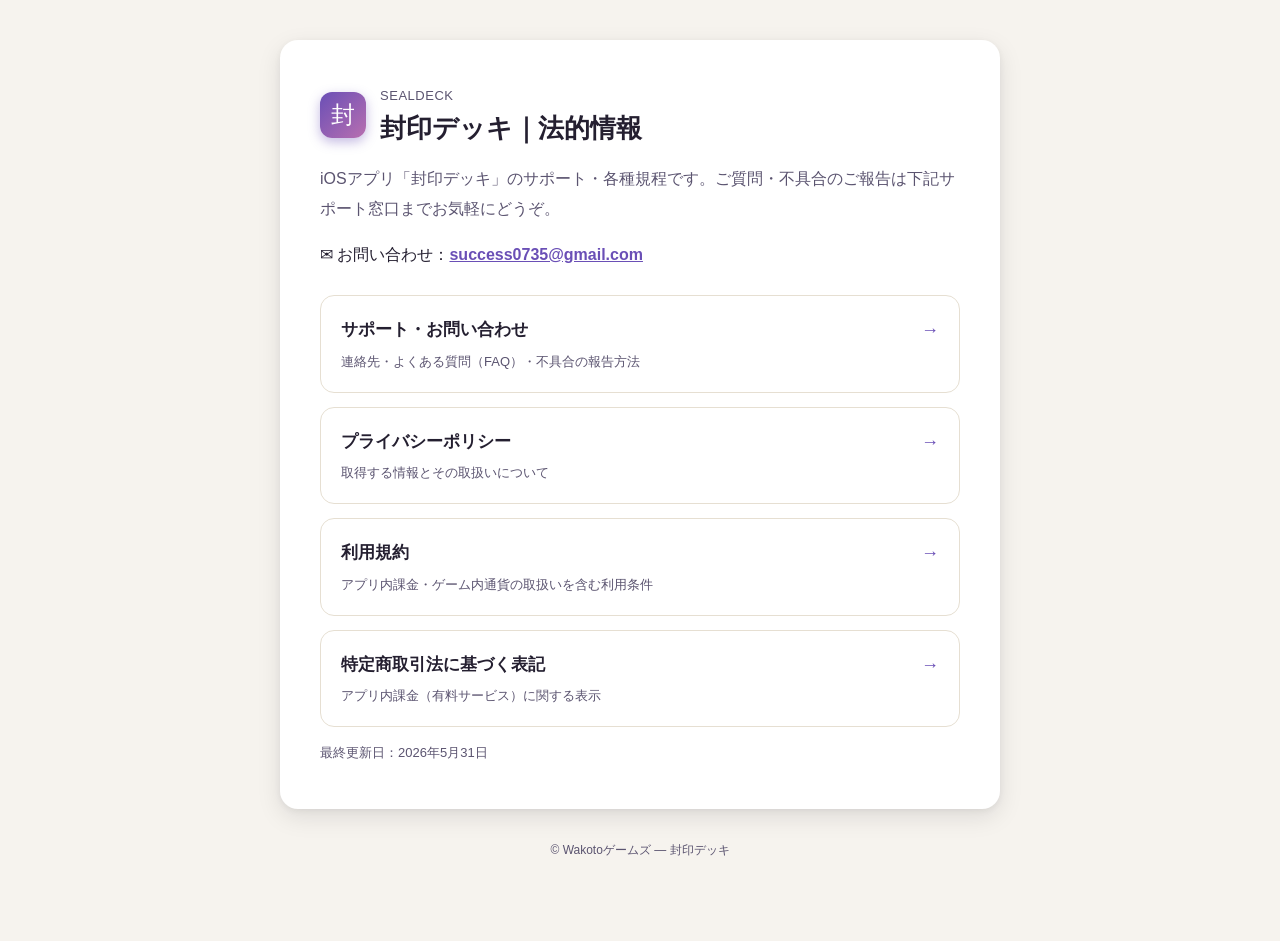
<file: index.html>
<!DOCTYPE html>
<html lang="ja">
<head>
  <meta charset="UTF-8">
  <meta name="viewport" content="width=device-width, initial-scale=1.0">
  <title>法的情報｜封印デッキ</title>
  <meta name="description" content="iOSアプリ「封印デッキ」の法的情報（プライバシーポリシー・利用規約・特定商取引法に基づく表記）。">
  <link rel="stylesheet" href="style.css">
</head>
<body>
  <div class="wrap">
    <div class="paper">
      <div class="hero">
        <div class="hero-mark">封</div>
        <div>
          <div class="app-name">SEALDECK</div>
          <h1>封印デッキ｜法的情報</h1>
        </div>
      </div>
      <p class="lead">iOSアプリ「封印デッキ」のサポート・各種規程です。ご質問・不具合のご報告は下記サポート窓口までお気軽にどうぞ。</p>

      <p style="font-size:16px; margin:10px 0 0;">✉ お問い合わせ：<a href="mailto:success0735@gmail.com?subject=%E5%B0%81%E5%8D%B0%E3%83%87%E3%83%83%E3%82%AD%E3%80%80%E3%81%8A%E5%95%8F%E3%81%84%E5%90%88%E3%82%8F%E3%81%9B"><strong>success0735@gmail.com</strong></a></p>

      <div class="cards">
        <a class="card" href="support.html">
          <span class="arrow">→</span>
          <div class="t">サポート・お問い合わせ</div>
          <div class="d">連絡先・よくある質問（FAQ）・不具合の報告方法</div>
        </a>
        <a class="card" href="privacy.html">
          <span class="arrow">→</span>
          <div class="t">プライバシーポリシー</div>
          <div class="d">取得する情報とその取扱いについて</div>
        </a>
        <a class="card" href="terms.html">
          <span class="arrow">→</span>
          <div class="t">利用規約</div>
          <div class="d">アプリ内課金・ゲーム内通貨の取扱いを含む利用条件</div>
        </a>
        <a class="card" href="tokushoho.html">
          <span class="arrow">→</span>
          <div class="t">特定商取引法に基づく表記</div>
          <div class="d">アプリ内課金（有料サービス）に関する表示</div>
        </a>
      </div>

      <p class="updated">最終更新日：2026年5月31日</p>
    </div>
    <footer>© Wakotoゲームズ — 封印デッキ</footer>
  </div>
</body>
</html>
</file>
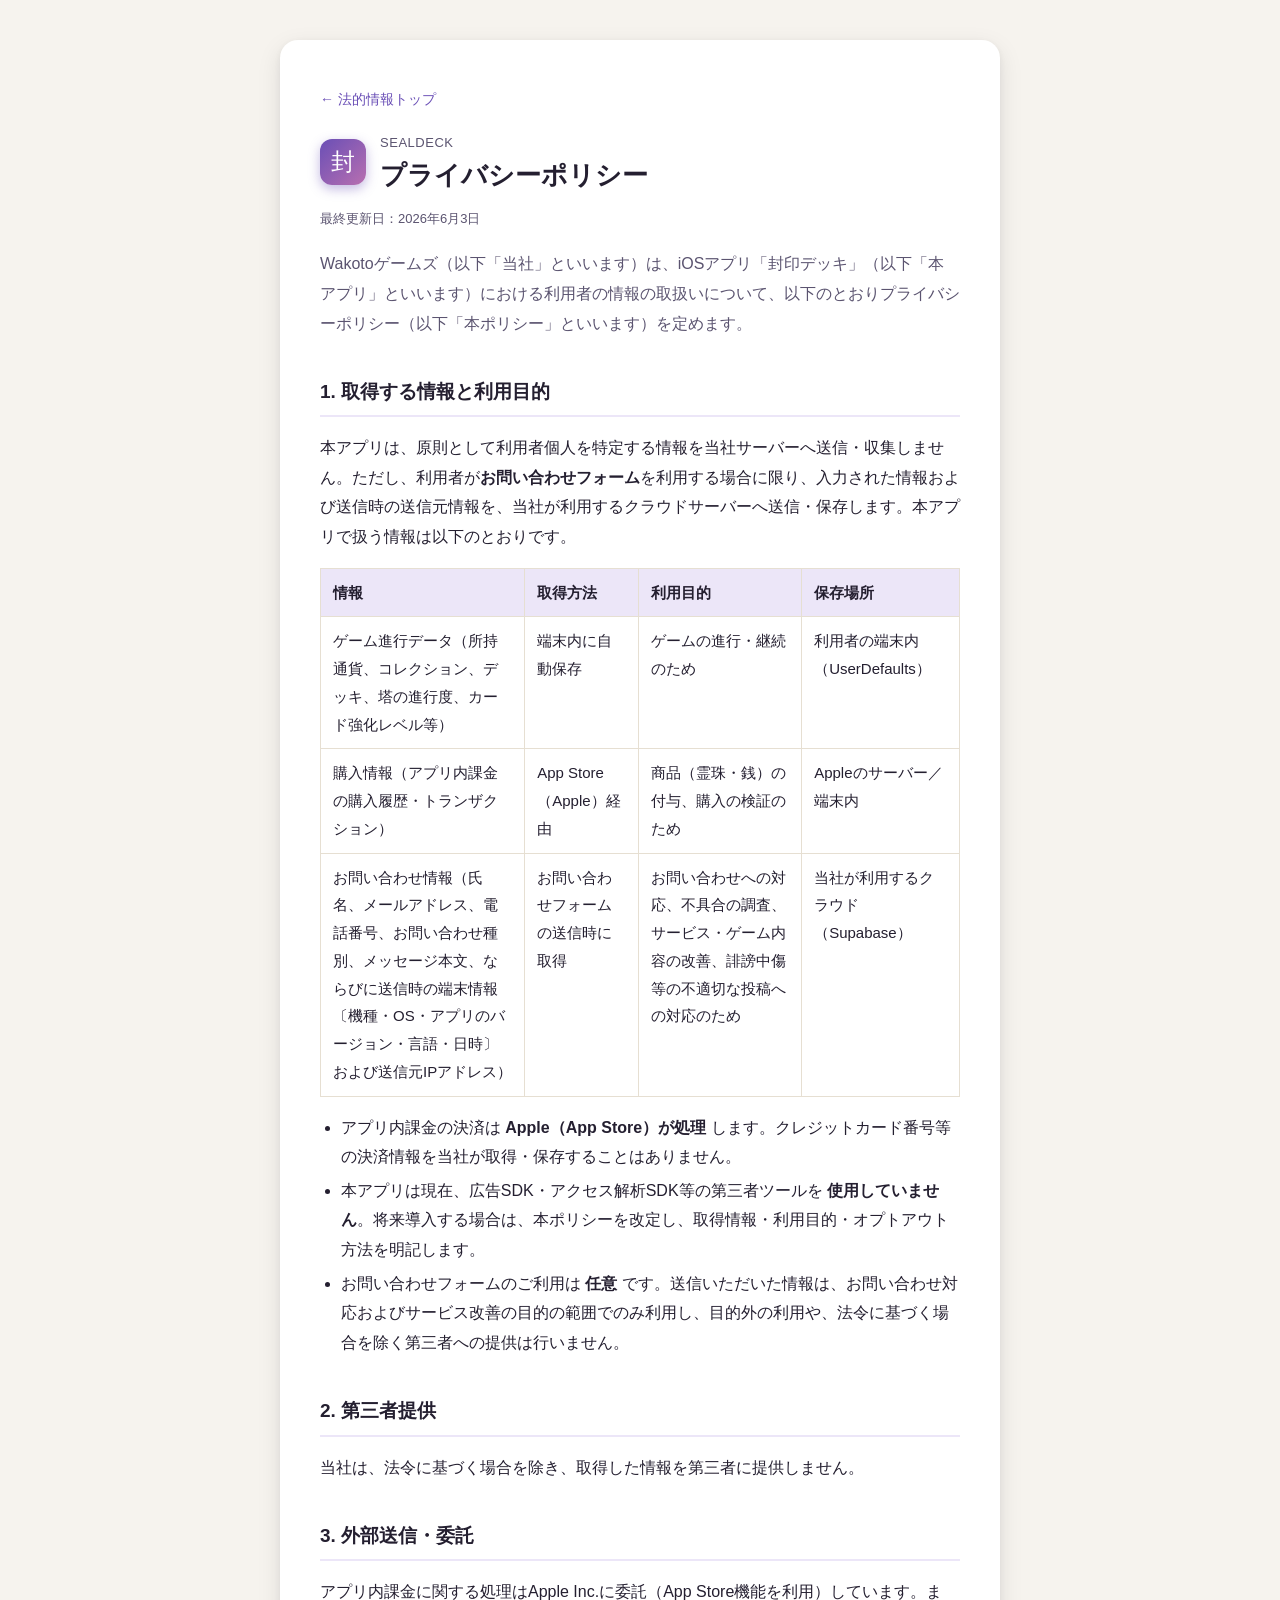
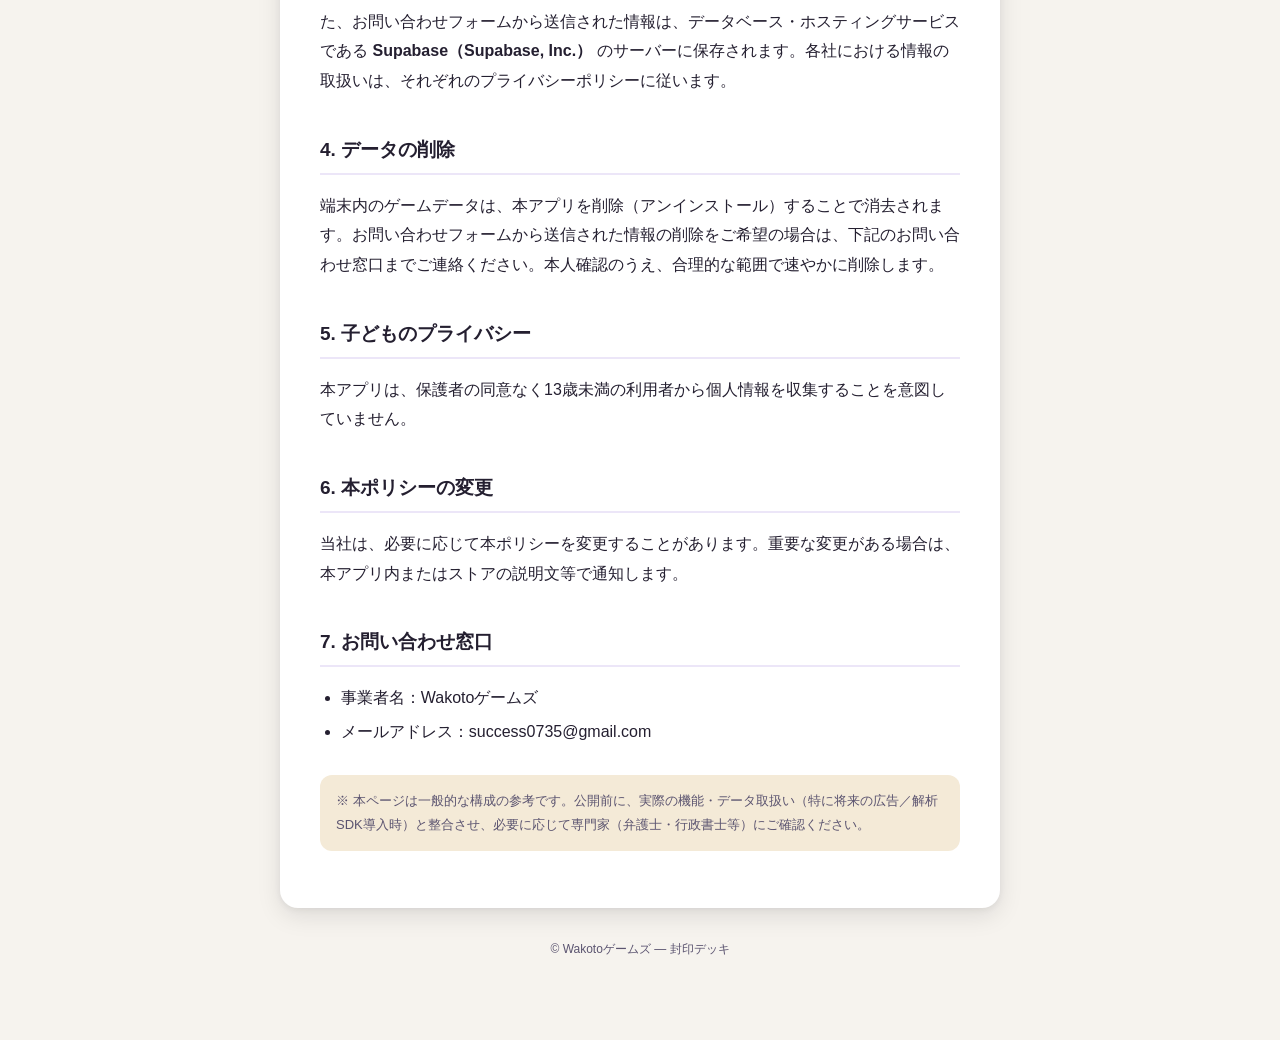
<file: privacy.html>
<!DOCTYPE html>
<html lang="ja">
<head>
  <meta charset="UTF-8">
  <meta name="viewport" content="width=device-width, initial-scale=1.0">
  <title>プライバシーポリシー｜封印デッキ</title>
  <meta name="description" content="iOSアプリ「封印デッキ」のプライバシーポリシー。ゲームデータは端末内に保存され、課金決済はAppleが処理します。">
  <link rel="stylesheet" href="style.css">
</head>
<body>
  <div class="wrap">
    <div class="paper">
      <a class="back" href="index.html">← 法的情報トップ</a>
      <div class="hero">
        <div class="hero-mark">封</div>
        <div>
          <div class="app-name">SEALDECK</div>
          <h1>プライバシーポリシー</h1>
        </div>
      </div>
      <p class="updated">最終更新日：2026年6月3日</p>

      <p class="lead">Wakotoゲームズ（以下「当社」といいます）は、iOSアプリ「封印デッキ」（以下「本アプリ」といいます）における利用者の情報の取扱いについて、以下のとおりプライバシーポリシー（以下「本ポリシー」といいます）を定めます。</p>

      <h2>1. 取得する情報と利用目的</h2>
      <p>本アプリは、原則として利用者個人を特定する情報を当社サーバーへ送信・収集しません。ただし、利用者が<strong>お問い合わせフォーム</strong>を利用する場合に限り、入力された情報および送信時の送信元情報を、当社が利用するクラウドサーバーへ送信・保存します。本アプリで扱う情報は以下のとおりです。</p>
      <table>
        <thead><tr><th>情報</th><th>取得方法</th><th>利用目的</th><th>保存場所</th></tr></thead>
        <tbody>
          <tr><td>ゲーム進行データ（所持通貨、コレクション、デッキ、塔の進行度、カード強化レベル等）</td><td>端末内に自動保存</td><td>ゲームの進行・継続のため</td><td>利用者の端末内（UserDefaults）</td></tr>
          <tr><td>購入情報（アプリ内課金の購入履歴・トランザクション）</td><td>App Store（Apple）経由</td><td>商品（霊珠・銭）の付与、購入の検証のため</td><td>Appleのサーバー／端末内</td></tr>
          <tr><td>お問い合わせ情報（氏名、メールアドレス、電話番号、お問い合わせ種別、メッセージ本文、ならびに送信時の端末情報〔機種・OS・アプリのバージョン・言語・日時〕および送信元IPアドレス）</td><td>お問い合わせフォームの送信時に取得</td><td>お問い合わせへの対応、不具合の調査、サービス・ゲーム内容の改善、誹謗中傷等の不適切な投稿への対応のため</td><td>当社が利用するクラウド（Supabase）</td></tr>
        </tbody>
      </table>
      <ul>
        <li>アプリ内課金の決済は <strong>Apple（App Store）が処理</strong> します。クレジットカード番号等の決済情報を当社が取得・保存することはありません。</li>
        <li>本アプリは現在、広告SDK・アクセス解析SDK等の第三者ツールを <strong>使用していません</strong>。将来導入する場合は、本ポリシーを改定し、取得情報・利用目的・オプトアウト方法を明記します。</li>
        <li>お問い合わせフォームのご利用は <strong>任意</strong> です。送信いただいた情報は、お問い合わせ対応およびサービス改善の目的の範囲でのみ利用し、目的外の利用や、法令に基づく場合を除く第三者への提供は行いません。</li>
      </ul>

      <h2>2. 第三者提供</h2>
      <p>当社は、法令に基づく場合を除き、取得した情報を第三者に提供しません。</p>

      <h2>3. 外部送信・委託</h2>
      <p>アプリ内課金に関する処理はApple Inc.に委託（App Store機能を利用）しています。また、お問い合わせフォームから送信された情報は、データベース・ホスティングサービスである <strong>Supabase（Supabase, Inc.）</strong> のサーバーに保存されます。各社における情報の取扱いは、それぞれのプライバシーポリシーに従います。</p>

      <h2>4. データの削除</h2>
      <p>端末内のゲームデータは、本アプリを削除（アンインストール）することで消去されます。お問い合わせフォームから送信された情報の削除をご希望の場合は、下記のお問い合わせ窓口までご連絡ください。本人確認のうえ、合理的な範囲で速やかに削除します。</p>

      <h2>5. 子どものプライバシー</h2>
      <p>本アプリは、保護者の同意なく13歳未満の利用者から個人情報を収集することを意図していません。</p>

      <h2>6. 本ポリシーの変更</h2>
      <p>当社は、必要に応じて本ポリシーを変更することがあります。重要な変更がある場合は、本アプリ内またはストアの説明文等で通知します。</p>

      <h2>7. お問い合わせ窓口</h2>
      <ul>
        <li>事業者名：Wakotoゲームズ</li>
        <li>メールアドレス：success0735@gmail.com</li>
      </ul>

      <p class="note">※ 本ページは一般的な構成の参考です。公開前に、実際の機能・データ取扱い（特に将来の広告／解析SDK導入時）と整合させ、必要に応じて専門家（弁護士・行政書士等）にご確認ください。</p>
    </div>
    <footer>© Wakotoゲームズ — 封印デッキ</footer>
  </div>
</body>
</html>
</file>
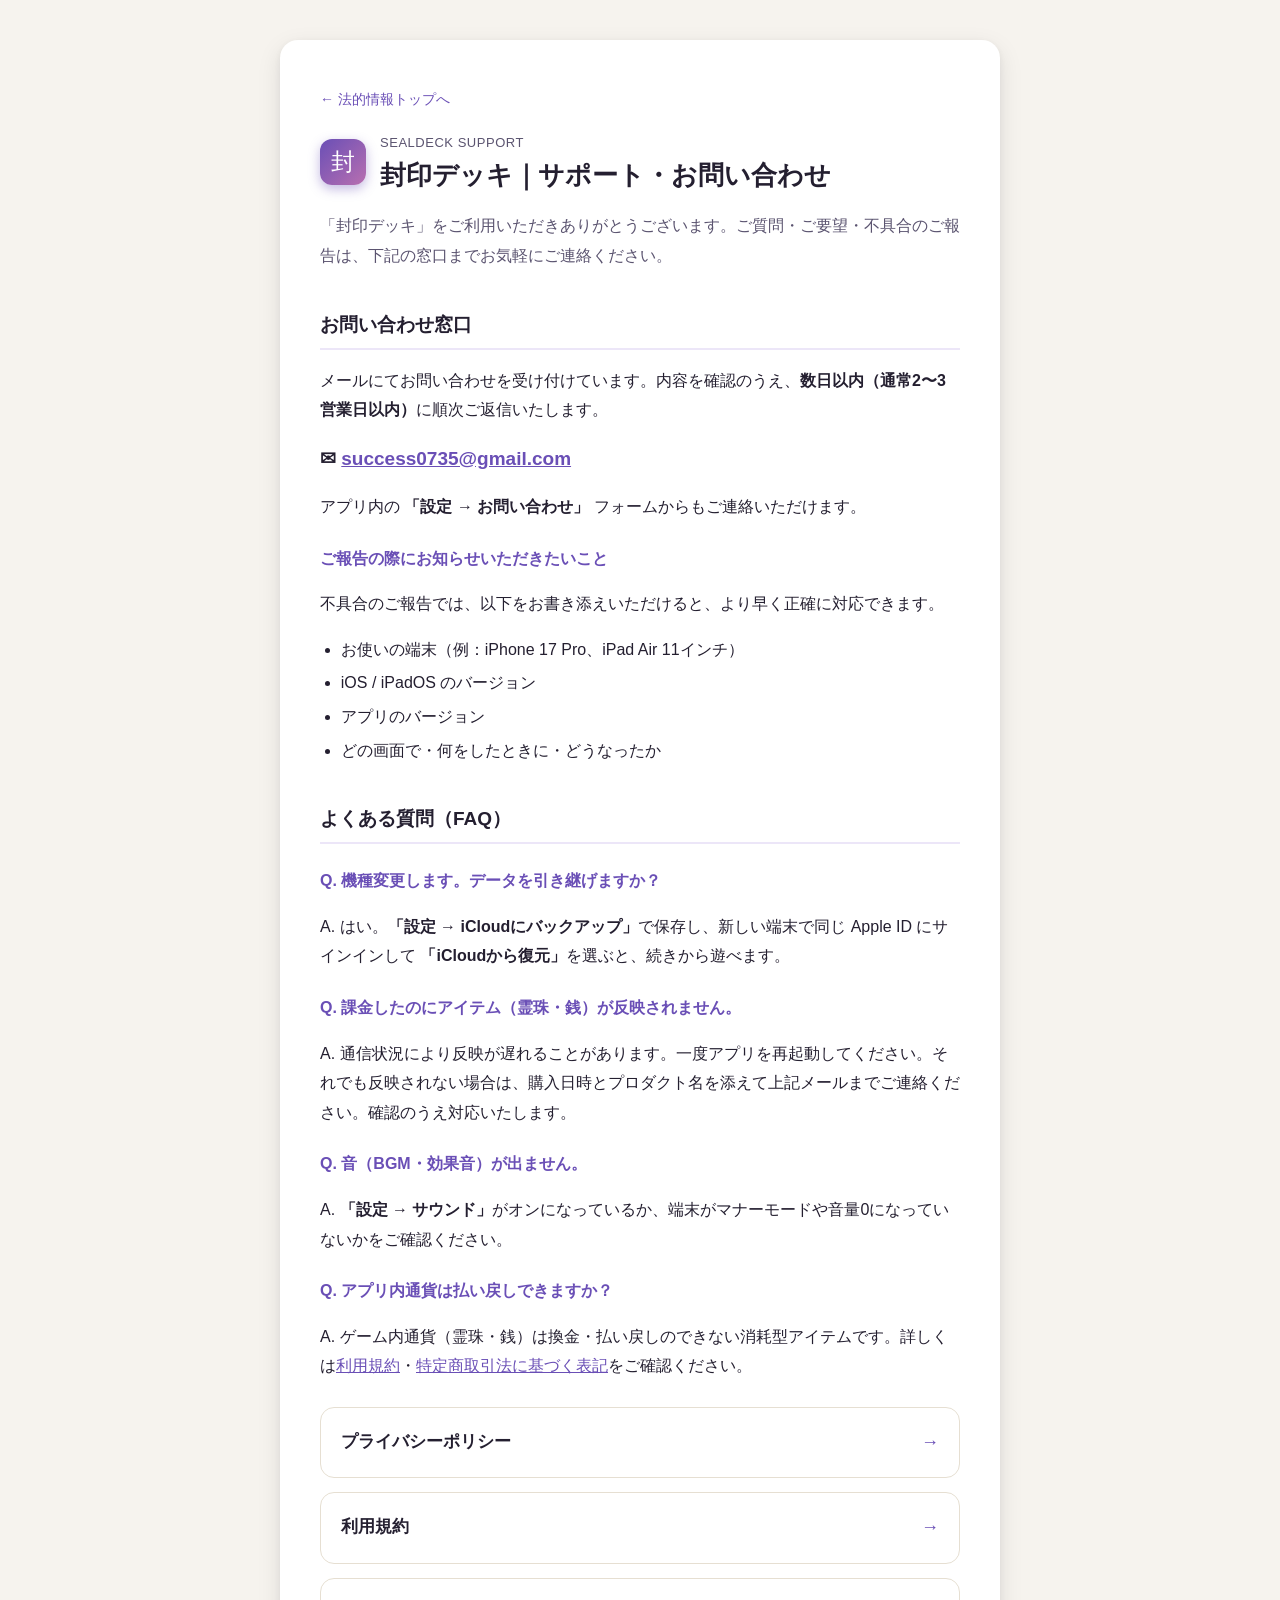
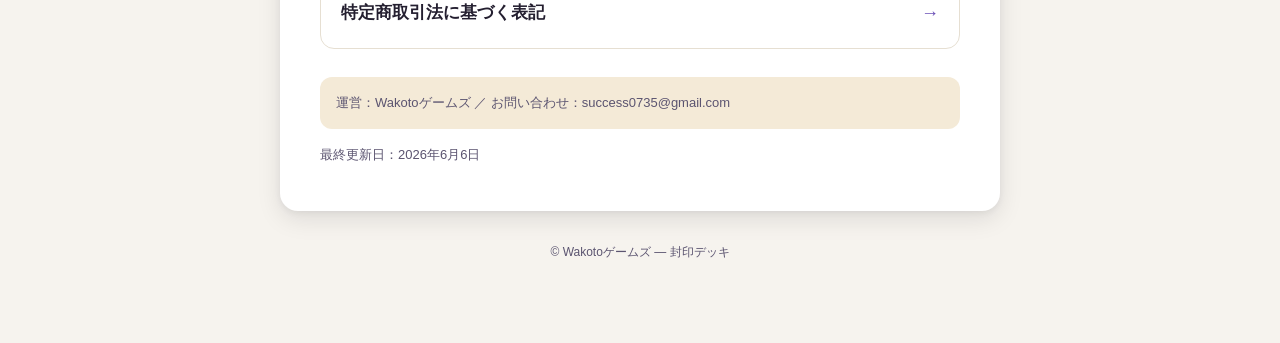
<file: support.html>
<!DOCTYPE html>
<html lang="ja">
<head>
  <meta charset="UTF-8">
  <meta name="viewport" content="width=device-width, initial-scale=1.0">
  <title>サポート・お問い合わせ｜封印デッキ</title>
  <meta name="description" content="iOSアプリ「封印デッキ」のサポートページ。お問い合わせ方法・よくある質問・不具合の報告方法をご案内します。">
  <link rel="stylesheet" href="style.css">
</head>
<body>
  <div class="wrap">
    <div class="paper">
      <a class="back" href="index.html">← 法的情報トップへ</a>
      <div class="hero">
        <div class="hero-mark">封</div>
        <div>
          <div class="app-name">SEALDECK SUPPORT</div>
          <h1>封印デッキ｜サポート・お問い合わせ</h1>
        </div>
      </div>
      <p class="lead">「封印デッキ」をご利用いただきありがとうございます。ご質問・ご要望・不具合のご報告は、下記の窓口までお気軽にご連絡ください。</p>

      <h2>お問い合わせ窓口</h2>
      <p>メールにてお問い合わせを受け付けています。内容を確認のうえ、<strong>数日以内（通常2〜3営業日以内）</strong>に順次ご返信いたします。</p>
      <p style="font-size:19px; font-weight:700; margin:8px 0;">
        ✉ <a href="mailto:success0735@gmail.com?subject=%E5%B0%81%E5%8D%B0%E3%83%87%E3%83%83%E3%82%AD%E3%80%80%E3%81%8A%E5%95%8F%E3%81%84%E5%90%88%E3%82%8F%E3%81%9B">success0735@gmail.com</a>
      </p>
      <p>アプリ内の <strong>「設定 → お問い合わせ」</strong> フォームからもご連絡いただけます。</p>

      <h3>ご報告の際にお知らせいただきたいこと</h3>
      <p>不具合のご報告では、以下をお書き添えいただけると、より早く正確に対応できます。</p>
      <ul>
        <li>お使いの端末（例：iPhone 17 Pro、iPad Air 11インチ）</li>
        <li>iOS / iPadOS のバージョン</li>
        <li>アプリのバージョン</li>
        <li>どの画面で・何をしたときに・どうなったか</li>
      </ul>

      <h2>よくある質問（FAQ）</h2>

      <h3>Q. 機種変更します。データを引き継げますか？</h3>
      <p>A. はい。<strong>「設定 → iCloudにバックアップ」</strong>で保存し、新しい端末で同じ Apple ID にサインインして <strong>「iCloudから復元」</strong>を選ぶと、続きから遊べます。</p>

      <h3>Q. 課金したのにアイテム（霊珠・銭）が反映されません。</h3>
      <p>A. 通信状況により反映が遅れることがあります。一度アプリを再起動してください。それでも反映されない場合は、購入日時とプロダクト名を添えて上記メールまでご連絡ください。確認のうえ対応いたします。</p>

      <h3>Q. 音（BGM・効果音）が出ません。</h3>
      <p>A. <strong>「設定 → サウンド」</strong>がオンになっているか、端末がマナーモードや音量0になっていないかをご確認ください。</p>

      <h3>Q. アプリ内通貨は払い戻しできますか？</h3>
      <p>A. ゲーム内通貨（霊珠・銭）は換金・払い戻しのできない消耗型アイテムです。詳しくは<a href="terms.html">利用規約</a>・<a href="tokushoho.html">特定商取引法に基づく表記</a>をご確認ください。</p>

      <div class="cards">
        <a class="card" href="privacy.html"><span class="arrow">→</span><div class="t">プライバシーポリシー</div></a>
        <a class="card" href="terms.html"><span class="arrow">→</span><div class="t">利用規約</div></a>
        <a class="card" href="tokushoho.html"><span class="arrow">→</span><div class="t">特定商取引法に基づく表記</div></a>
      </div>

      <p class="note">運営：Wakotoゲームズ ／ お問い合わせ：success0735@gmail.com</p>
      <p class="updated">最終更新日：2026年6月6日</p>
    </div>
    <footer>© Wakotoゲームズ — 封印デッキ</footer>
  </div>
</body>
</html>
</file>
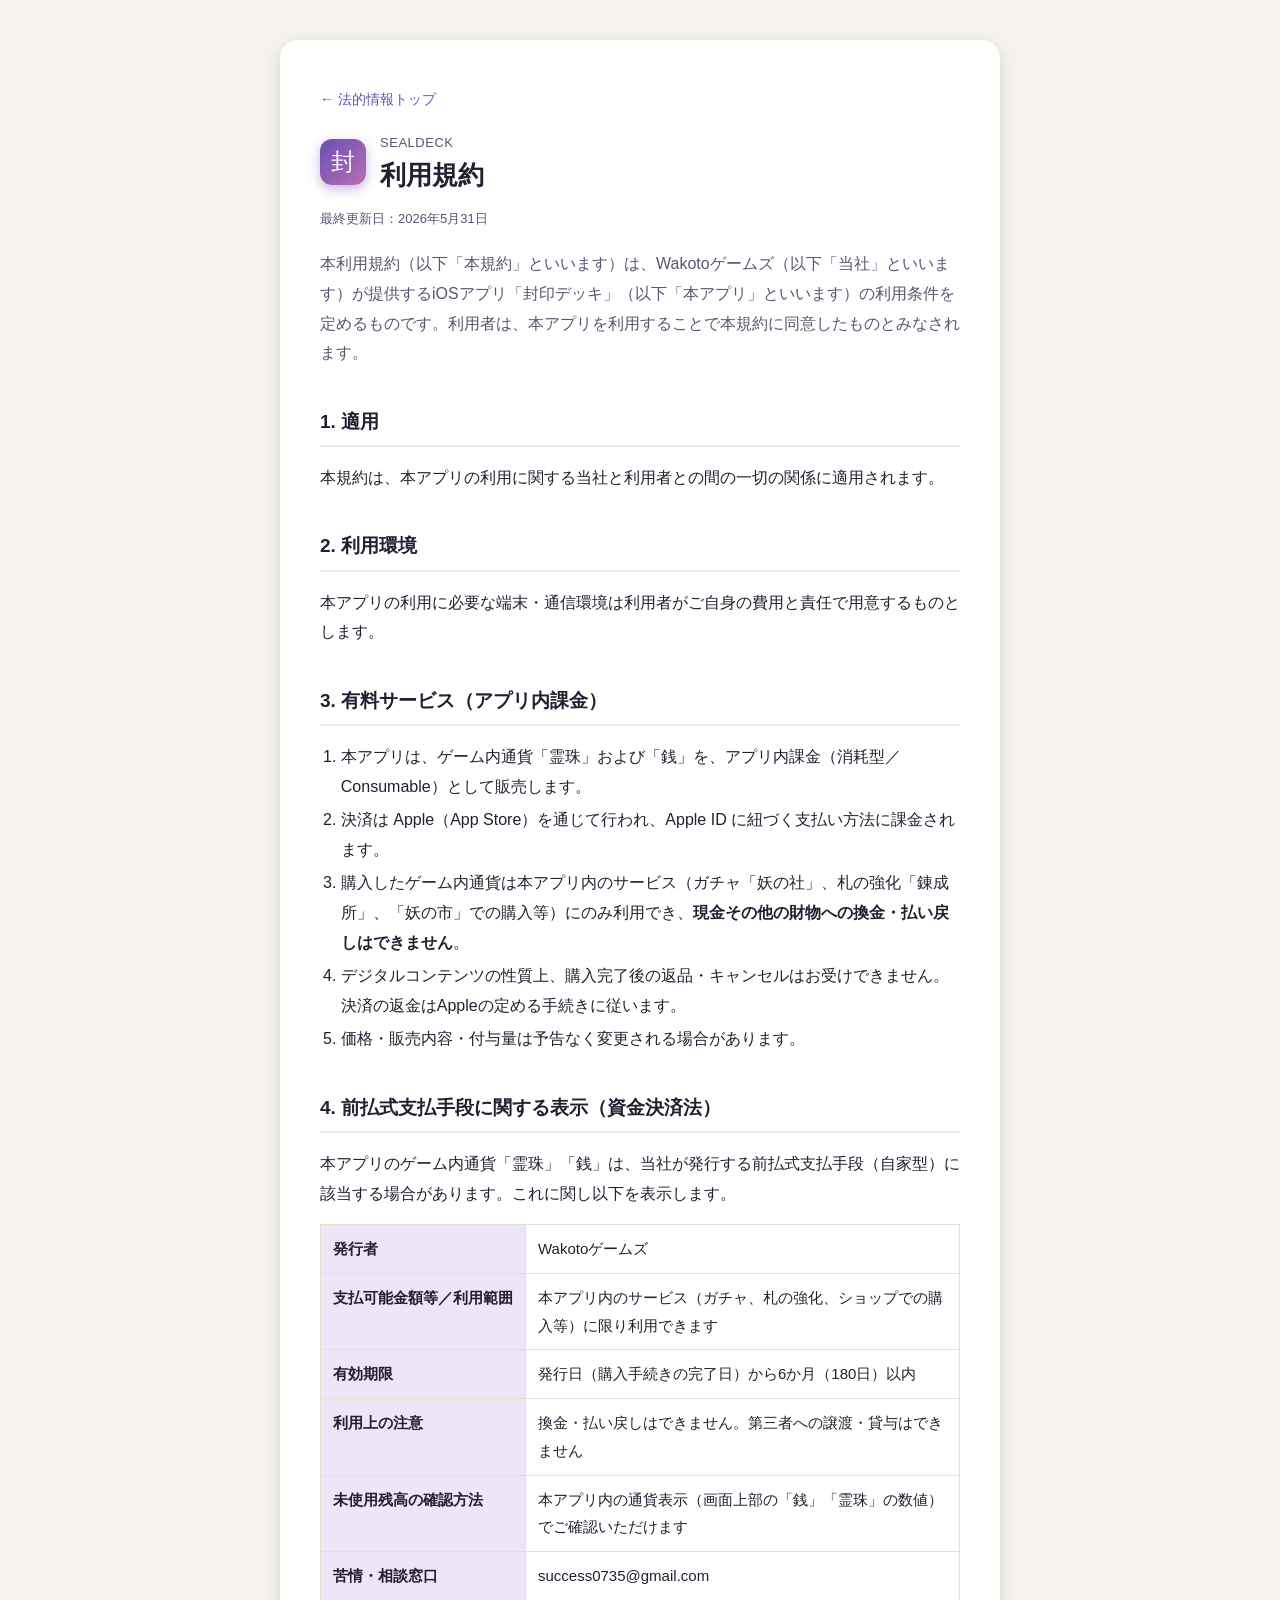
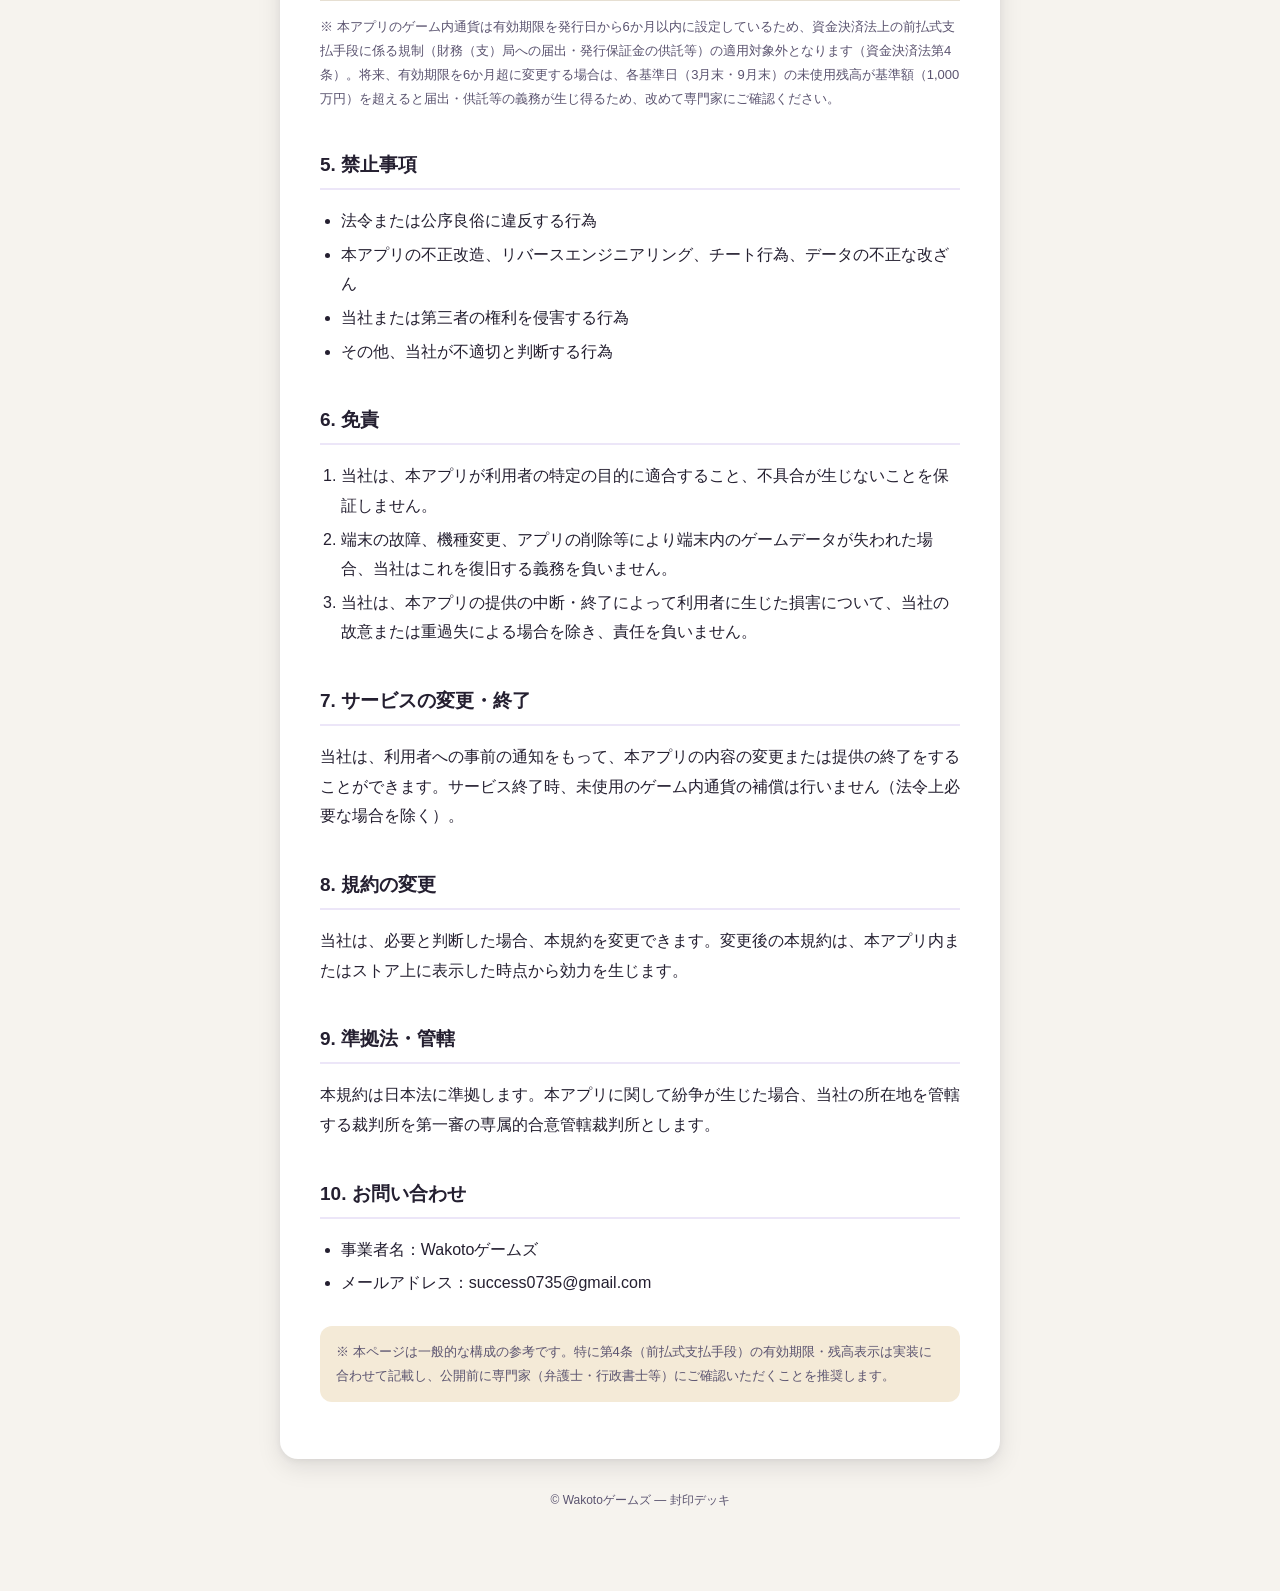
<file: terms.html>
<!DOCTYPE html>
<html lang="ja">
<head>
  <meta charset="UTF-8">
  <meta name="viewport" content="width=device-width, initial-scale=1.0">
  <title>利用規約｜封印デッキ</title>
  <meta name="description" content="iOSアプリ「封印デッキ」の利用規約。アプリ内課金・ゲーム内通貨（前払式支払手段）の取扱いを含みます。">
  <link rel="stylesheet" href="style.css">
</head>
<body>
  <div class="wrap">
    <div class="paper">
      <a class="back" href="index.html">← 法的情報トップ</a>
      <div class="hero">
        <div class="hero-mark">封</div>
        <div>
          <div class="app-name">SEALDECK</div>
          <h1>利用規約</h1>
        </div>
      </div>
      <p class="updated">最終更新日：2026年5月31日</p>

      <p class="lead">本利用規約（以下「本規約」といいます）は、Wakotoゲームズ（以下「当社」といいます）が提供するiOSアプリ「封印デッキ」（以下「本アプリ」といいます）の利用条件を定めるものです。利用者は、本アプリを利用することで本規約に同意したものとみなされます。</p>

      <h2>1. 適用</h2>
      <p>本規約は、本アプリの利用に関する当社と利用者との間の一切の関係に適用されます。</p>

      <h2>2. 利用環境</h2>
      <p>本アプリの利用に必要な端末・通信環境は利用者がご自身の費用と責任で用意するものとします。</p>

      <h2>3. 有料サービス（アプリ内課金）</h2>
      <ol>
        <li>本アプリは、ゲーム内通貨「霊珠」および「銭」を、アプリ内課金（消耗型／Consumable）として販売します。</li>
        <li>決済は Apple（App Store）を通じて行われ、Apple ID に紐づく支払い方法に課金されます。</li>
        <li>購入したゲーム内通貨は本アプリ内のサービス（ガチャ「妖の社」、札の強化「錬成所」、「妖の市」での購入等）にのみ利用でき、<strong>現金その他の財物への換金・払い戻しはできません</strong>。</li>
        <li>デジタルコンテンツの性質上、購入完了後の返品・キャンセルはお受けできません。決済の返金はAppleの定める手続きに従います。</li>
        <li>価格・販売内容・付与量は予告なく変更される場合があります。</li>
      </ol>

      <h2>4. 前払式支払手段に関する表示（資金決済法）</h2>
      <p>本アプリのゲーム内通貨「霊珠」「銭」は、当社が発行する前払式支払手段（自家型）に該当する場合があります。これに関し以下を表示します。</p>
      <table>
        <tbody>
          <tr><th>発行者</th><td>Wakotoゲームズ</td></tr>
          <tr><th>支払可能金額等／利用範囲</th><td>本アプリ内のサービス（ガチャ、札の強化、ショップでの購入等）に限り利用できます</td></tr>
          <tr><th>有効期限</th><td>発行日（購入手続きの完了日）から6か月（180日）以内</td></tr>
          <tr><th>利用上の注意</th><td>換金・払い戻しはできません。第三者への譲渡・貸与はできません</td></tr>
          <tr><th>未使用残高の確認方法</th><td>本アプリ内の通貨表示（画面上部の「銭」「霊珠」の数値）でご確認いただけます</td></tr>
          <tr><th>苦情・相談窓口</th><td>success0735@gmail.com</td></tr>
        </tbody>
      </table>
      <p style="font-size:13px;color:var(--ink-soft)">※ 本アプリのゲーム内通貨は有効期限を発行日から6か月以内に設定しているため、資金決済法上の前払式支払手段に係る規制（財務（支）局への届出・発行保証金の供託等）の適用対象外となります（資金決済法第4条）。将来、有効期限を6か月超に変更する場合は、各基準日（3月末・9月末）の未使用残高が基準額（1,000万円）を超えると届出・供託等の義務が生じ得るため、改めて専門家にご確認ください。</p>

      <h2>5. 禁止事項</h2>
      <ul>
        <li>法令または公序良俗に違反する行為</li>
        <li>本アプリの不正改造、リバースエンジニアリング、チート行為、データの不正な改ざん</li>
        <li>当社または第三者の権利を侵害する行為</li>
        <li>その他、当社が不適切と判断する行為</li>
      </ul>

      <h2>6. 免責</h2>
      <ol>
        <li>当社は、本アプリが利用者の特定の目的に適合すること、不具合が生じないことを保証しません。</li>
        <li>端末の故障、機種変更、アプリの削除等により端末内のゲームデータが失われた場合、当社はこれを復旧する義務を負いません。</li>
        <li>当社は、本アプリの提供の中断・終了によって利用者に生じた損害について、当社の故意または重過失による場合を除き、責任を負いません。</li>
      </ol>

      <h2>7. サービスの変更・終了</h2>
      <p>当社は、利用者への事前の通知をもって、本アプリの内容の変更または提供の終了をすることができます。サービス終了時、未使用のゲーム内通貨の補償は行いません（法令上必要な場合を除く）。</p>

      <h2>8. 規約の変更</h2>
      <p>当社は、必要と判断した場合、本規約を変更できます。変更後の本規約は、本アプリ内またはストア上に表示した時点から効力を生じます。</p>

      <h2>9. 準拠法・管轄</h2>
      <p>本規約は日本法に準拠します。本アプリに関して紛争が生じた場合、当社の所在地を管轄する裁判所を第一審の専属的合意管轄裁判所とします。</p>

      <h2>10. お問い合わせ</h2>
      <ul>
        <li>事業者名：Wakotoゲームズ</li>
        <li>メールアドレス：success0735@gmail.com</li>
      </ul>

      <p class="note">※ 本ページは一般的な構成の参考です。特に第4条（前払式支払手段）の有効期限・残高表示は実装に合わせて記載し、公開前に専門家（弁護士・行政書士等）にご確認いただくことを推奨します。</p>
    </div>
    <footer>© Wakotoゲームズ — 封印デッキ</footer>
  </div>
</body>
</html>
</file>
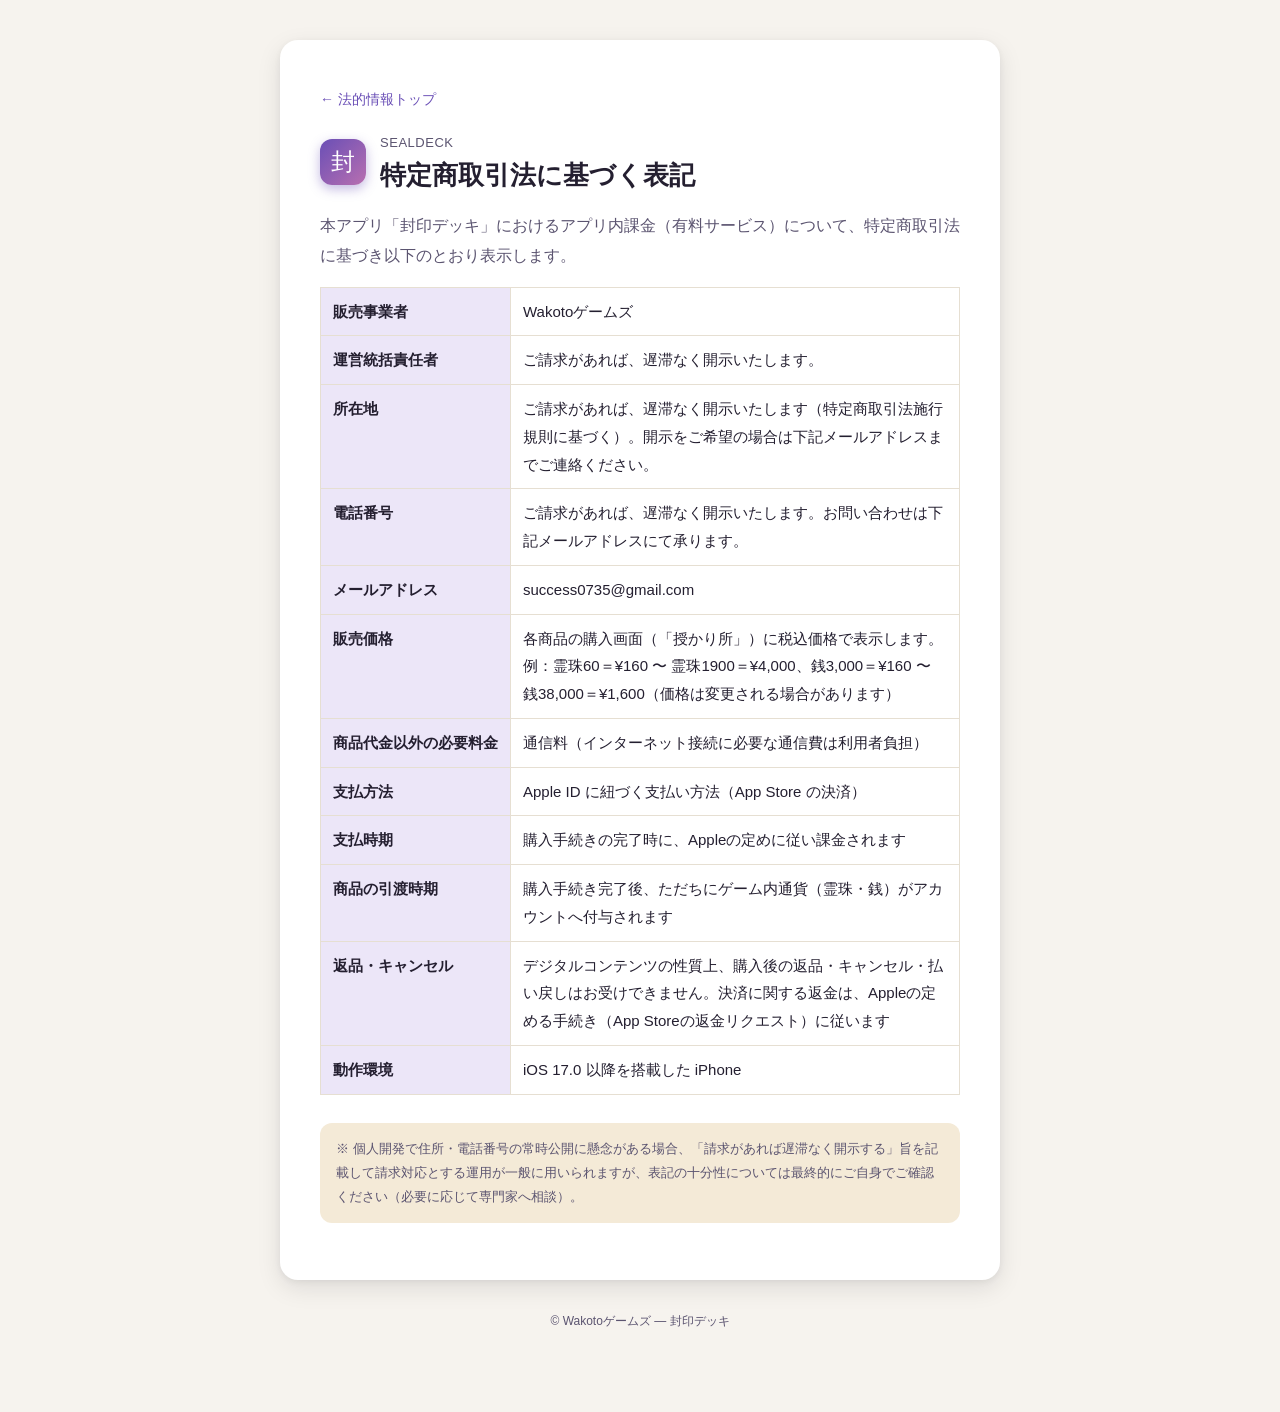
<file: tokushoho.html>
<!DOCTYPE html>
<html lang="ja">
<head>
  <meta charset="UTF-8">
  <meta name="viewport" content="width=device-width, initial-scale=1.0">
  <title>特定商取引法に基づく表記｜封印デッキ</title>
  <meta name="description" content="iOSアプリ「封印デッキ」のアプリ内課金に関する特定商取引法に基づく表記。">
  <link rel="stylesheet" href="style.css">
</head>
<body>
  <div class="wrap">
    <div class="paper">
      <a class="back" href="index.html">← 法的情報トップ</a>
      <div class="hero">
        <div class="hero-mark">封</div>
        <div>
          <div class="app-name">SEALDECK</div>
          <h1>特定商取引法に基づく表記</h1>
        </div>
      </div>

      <p class="lead">本アプリ「封印デッキ」におけるアプリ内課金（有料サービス）について、特定商取引法に基づき以下のとおり表示します。</p>

      <table>
        <tbody>
          <tr><th>販売事業者</th><td>Wakotoゲームズ</td></tr>
          <tr><th>運営統括責任者</th><td>ご請求があれば、遅滞なく開示いたします。</td></tr>
          <tr><th>所在地</th><td>ご請求があれば、遅滞なく開示いたします（特定商取引法施行規則に基づく）。開示をご希望の場合は下記メールアドレスまでご連絡ください。</td></tr>
          <tr><th>電話番号</th><td>ご請求があれば、遅滞なく開示いたします。お問い合わせは下記メールアドレスにて承ります。</td></tr>
          <tr><th>メールアドレス</th><td>success0735@gmail.com</td></tr>
          <tr><th>販売価格</th><td>各商品の購入画面（「授かり所」）に税込価格で表示します。例：霊珠60＝¥160 〜 霊珠1900＝¥4,000、銭3,000＝¥160 〜 銭38,000＝¥1,600（価格は変更される場合があります）</td></tr>
          <tr><th>商品代金以外の必要料金</th><td>通信料（インターネット接続に必要な通信費は利用者負担）</td></tr>
          <tr><th>支払方法</th><td>Apple ID に紐づく支払い方法（App Store の決済）</td></tr>
          <tr><th>支払時期</th><td>購入手続きの完了時に、Appleの定めに従い課金されます</td></tr>
          <tr><th>商品の引渡時期</th><td>購入手続き完了後、ただちにゲーム内通貨（霊珠・銭）がアカウントへ付与されます</td></tr>
          <tr><th>返品・キャンセル</th><td>デジタルコンテンツの性質上、購入後の返品・キャンセル・払い戻しはお受けできません。決済に関する返金は、Appleの定める手続き（App Storeの返金リクエスト）に従います</td></tr>
          <tr><th>動作環境</th><td>iOS 17.0 以降を搭載した iPhone</td></tr>
        </tbody>
      </table>

      <p class="note">※ 個人開発で住所・電話番号の常時公開に懸念がある場合、「請求があれば遅滞なく開示する」旨を記載して請求対応とする運用が一般に用いられますが、表記の十分性については最終的にご自身でご確認ください（必要に応じて専門家へ相談）。</p>
    </div>
    <footer>© Wakotoゲームズ — 封印デッキ</footer>
  </div>
</body>
</html>
</file>
<file: style.css>
:root {
  --bg: #f6f3ee;
  --paper: #ffffff;
  --ink: #241f30;
  --ink-soft: #5b5470;
  --accent: #6a4fb6;
  --accent-2: #b86fb0;
  --accent-soft: #ece6f8;
  --rule: #e6dfd2;
  --warm: #f4ead7;
  --todo-bg: #fff3c4;
  --todo-ink: #7a5b00;
}
@media (prefers-color-scheme: dark) {
  :root {
    --bg: #140f1f;
    --paper: #221b34;
    --ink: #efe9f6;
    --ink-soft: #b6aac8;
    --accent: #c7a6ff;
    --accent-2: #e89ad8;
    --accent-soft: #34275a;
    --rule: #382c52;
    --warm: #33264c;
    --todo-bg: #4a3a12;
    --todo-ink: #ffe6a0;
  }
}
* { box-sizing: border-box; }
html, body {
  margin: 0; padding: 0;
  background: var(--bg); color: var(--ink);
  font-family: -apple-system, BlinkMacSystemFont, "Hiragino Sans", "Yu Gothic", "Meiryo", sans-serif;
  line-height: 1.85; font-size: 16px;
}
a { color: var(--accent); }
.wrap { max-width: 760px; margin: 0 auto; padding: 40px 20px 80px; }
.paper {
  background: var(--paper); border-radius: 18px; padding: 44px 40px;
  box-shadow: 0 8px 24px rgba(20, 15, 31, 0.10), 0 2px 6px rgba(20, 15, 31, 0.06);
}
.hero { display: flex; align-items: center; gap: 14px; margin-bottom: 4px; }
.hero-mark {
  width: 46px; height: 46px; border-radius: 12px; flex: none;
  display: grid; place-items: center; font-size: 24px; color: #fff;
  background: linear-gradient(135deg, var(--accent), var(--accent-2));
  box-shadow: 0 4px 12px rgba(106, 79, 182, 0.4);
}
.app-name { font-size: 13px; color: var(--ink-soft); letter-spacing: .04em; }
h1 { font-size: 26px; margin: 2px 0 0; line-height: 1.4; }
h2 { font-size: 19px; margin: 36px 0 10px; padding-bottom: 6px; border-bottom: 2px solid var(--accent-soft); }
h3 { font-size: 16px; margin: 22px 0 6px; color: var(--accent); }
.updated { color: var(--ink-soft); font-size: 13px; margin: 14px 0 0; }
.lead { color: var(--ink-soft); margin-top: 18px; }
table { width: 100%; border-collapse: collapse; margin: 14px 0; font-size: 15px; }
th, td { border: 1px solid var(--rule); padding: 10px 12px; text-align: left; vertical-align: top; }
th { background: var(--accent-soft); font-weight: 700; white-space: nowrap; }
ul, ol { padding-left: 1.3em; }
li { margin: 4px 0; }
.todo {
  background: var(--todo-bg); color: var(--todo-ink);
  padding: 1px 7px; border-radius: 6px; font-weight: 700; font-size: .92em;
  white-space: nowrap;
}
.note {
  margin-top: 28px; padding: 14px 16px; border-radius: 12px;
  background: var(--warm); color: var(--ink-soft); font-size: 13px;
}
.back { display: inline-block; margin-bottom: 18px; font-size: 14px; text-decoration: none; }
.back:hover { text-decoration: underline; }
.cards { display: grid; gap: 14px; margin-top: 26px; }
.card {
  display: block; text-decoration: none; color: inherit;
  border: 1px solid var(--rule); border-radius: 14px; padding: 18px 20px;
  transition: transform .12s ease, box-shadow .12s ease, border-color .12s ease;
}
.card:hover { transform: translateY(-2px); border-color: var(--accent); box-shadow: 0 6px 18px rgba(106, 79, 182, .18); }
.card .t { font-size: 17px; font-weight: 700; }
.card .d { font-size: 13px; color: var(--ink-soft); margin-top: 4px; }
.card .arrow { float: right; color: var(--accent); font-size: 18px; }
footer { text-align: center; color: var(--ink-soft); font-size: 12px; margin-top: 30px; }
</file>
